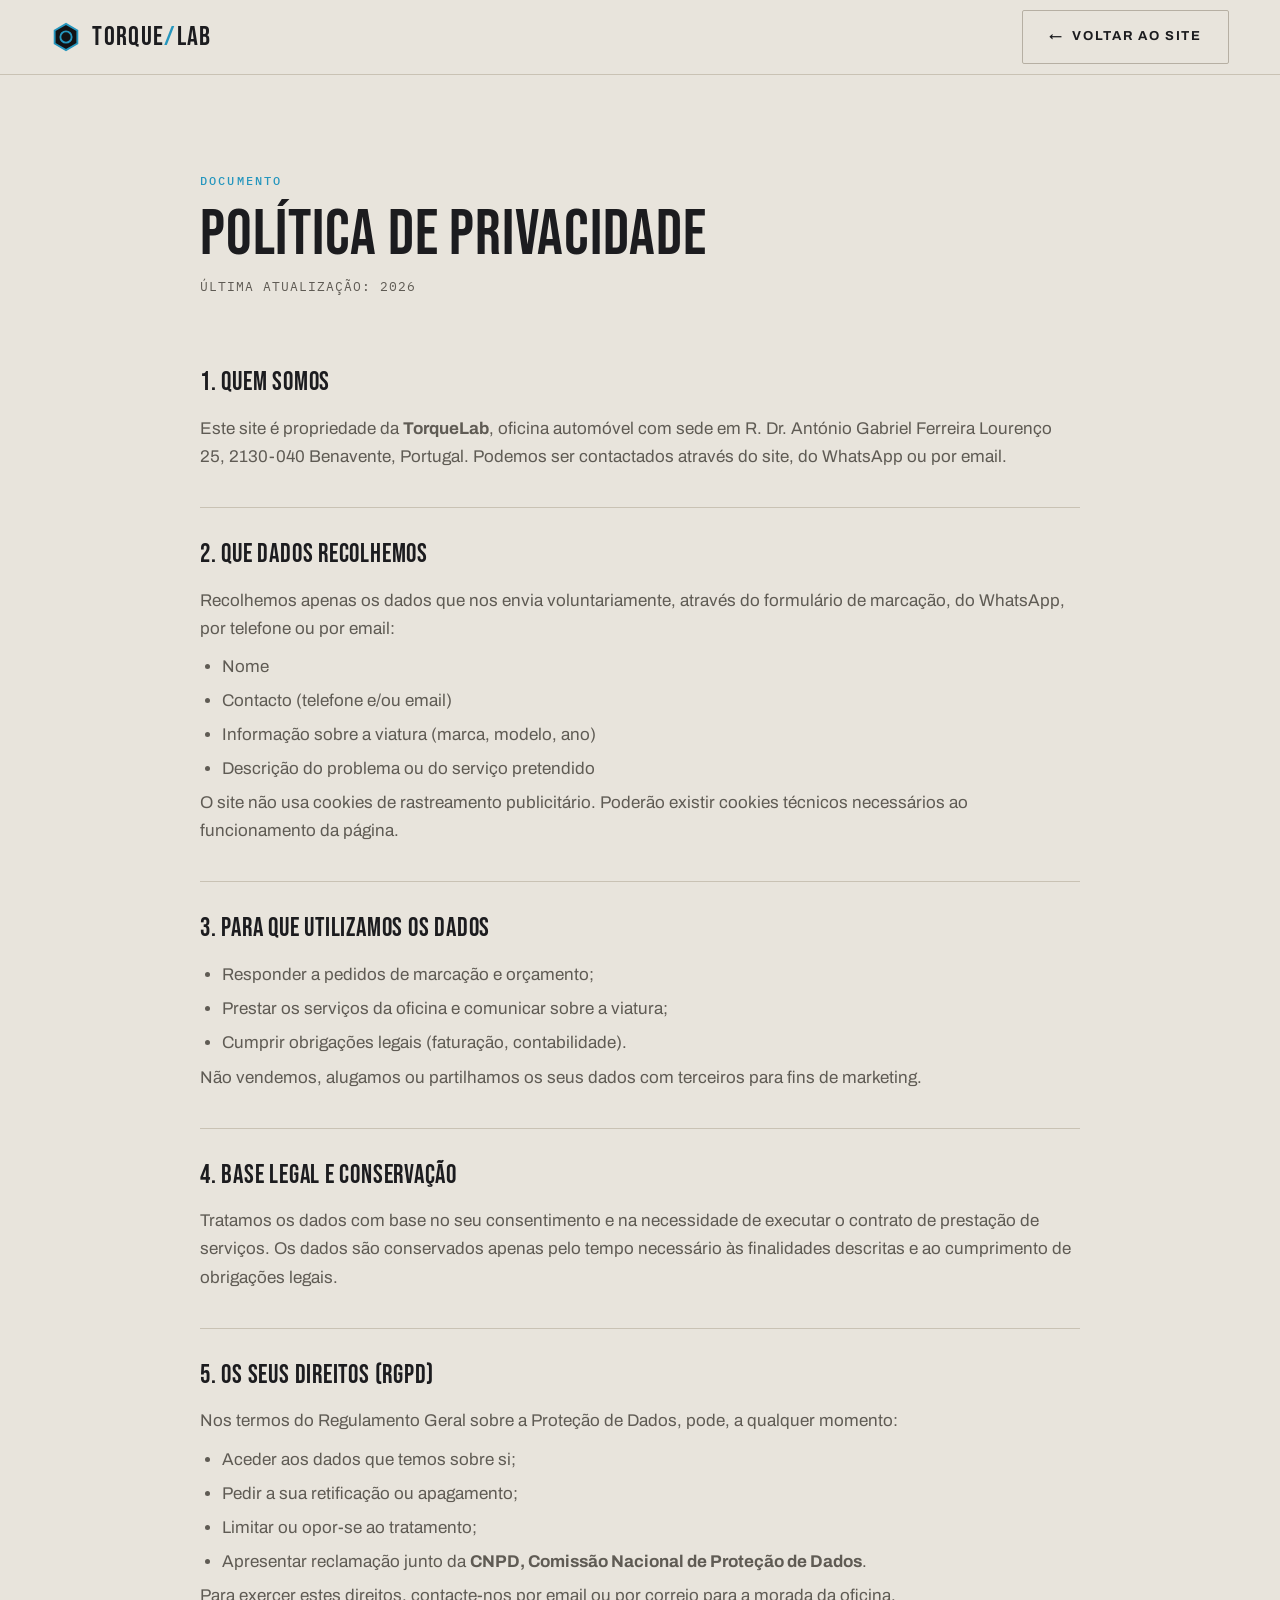
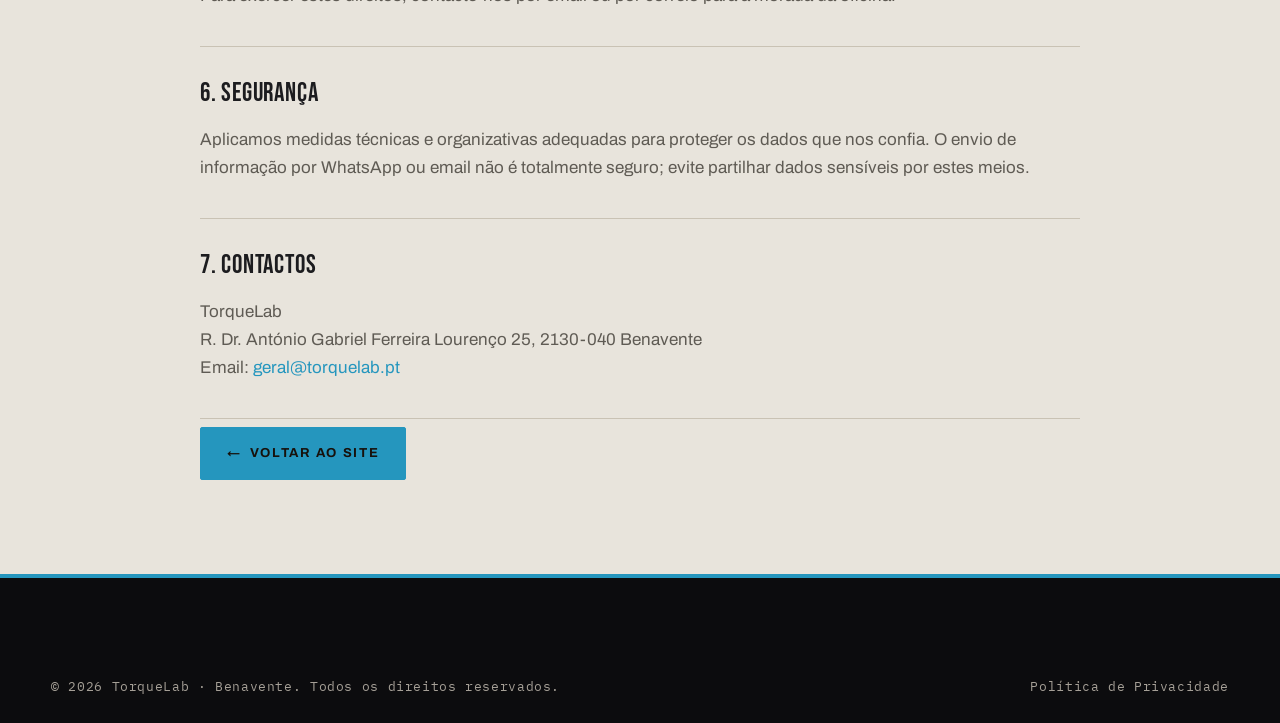
<file: privacidade.html>
<!DOCTYPE html>
<html lang="pt-PT">
<head>
  <meta charset="UTF-8">
  <meta name="viewport" content="width=device-width, initial-scale=1.0">
  <title>Política de Privacidade, TorqueLab</title>
  <meta name="description" content="Política de Privacidade da TorqueLab, como tratamos os dados pessoais que nos confia através do site, formulários e WhatsApp.">
  <meta name="robots" content="noindex">
  <link rel="icon" href="data:image/svg+xml,%3Csvg%20xmlns='http://www.w3.org/2000/svg'%20viewBox='0%200%2032%2032'%3E%3Cpath%20d='M16%202l12.1%207v14L16%2030%203.9%2023V9L16%202z'%20fill='%23121214'%20stroke='%232596be'%20stroke-width='2'/%3E%3Ccircle%20cx='16'%20cy='16'%20r='6'%20fill='none'%20stroke='%232596be'%20stroke-width='2'/%3E%3C/svg%3E">
  <link rel="preconnect" href="https://fonts.googleapis.com">
  <link rel="preconnect" href="https://fonts.gstatic.com" crossorigin>
  <link href="https://fonts.googleapis.com/css2?family=Bebas+Neue&family=IBM+Plex+Mono:wght@400;500&family=Archivo:wght@400;500;600;700&display=swap" rel="stylesheet">
  <link rel="stylesheet" href="assets/css/styles.css">
</head>
<body class="page">
  <header class="site-header">
    <div class="container site-header__inner">
      <a class="brand" href="index.html">
        <svg class="brand__mark" width="30" height="30" viewBox="0 0 32 32" aria-hidden="true">
          <path d="M16 2l12.1 7v14L16 30 3.9 23V9L16 2z" fill="#121214" stroke="#2596be" stroke-width="2"></path>
          <circle cx="16" cy="16" r="6" fill="none" stroke="#2596be" stroke-width="2"></circle>
        </svg>
        <span class="brand__text">TORQUE<span>/</span>LAB</span>
      </a>
      <a class="btn btn--ghost_dark" href="index.html"><span aria-hidden="true">←</span> Voltar ao site</a>
    </div>
  </header>

  <main class="page-main">
    <div class="container container--narrow">
      <p class="kicker">Documento</p>
      <h1 class="page-title">Política de Privacidade</h1>
      <p class="page-update">Última atualização: 2026</p>

      <section class="page-block">
        <h2>1. Quem somos</h2>
        <p>Este site é propriedade da <strong>TorqueLab</strong>, oficina automóvel com sede em R. Dr. António Gabriel Ferreira Lourenço 25, 2130-040 Benavente, Portugal. Podemos ser contactados através do site, do WhatsApp ou por email.</p>
      </section>

      <section class="page-block">
        <h2>2. Que dados recolhemos</h2>
        <p>Recolhemos apenas os dados que nos envia voluntariamente, através do formulário de marcação, do WhatsApp, por telefone ou por email:</p>
        <ul>
          <li>Nome</li>
          <li>Contacto (telefone e/ou email)</li>
          <li>Informação sobre a viatura (marca, modelo, ano)</li>
          <li>Descrição do problema ou do serviço pretendido</li>
        </ul>
        <p>O site não usa cookies de rastreamento publicitário. Poderão existir cookies técnicos necessários ao funcionamento da página.</p>
      </section>

      <section class="page-block">
        <h2>3. Para que utilizamos os dados</h2>
        <ul>
          <li>Responder a pedidos de marcação e orçamento;</li>
          <li>Prestar os serviços da oficina e comunicar sobre a viatura;</li>
          <li>Cumprir obrigações legais (faturação, contabilidade).</li>
        </ul>
        <p>Não vendemos, alugamos ou partilhamos os seus dados com terceiros para fins de marketing.</p>
      </section>

      <section class="page-block">
        <h2>4. Base legal e conservação</h2>
        <p>Tratamos os dados com base no seu consentimento e na necessidade de executar o contrato de prestação de serviços. Os dados são conservados apenas pelo tempo necessário às finalidades descritas e ao cumprimento de obrigações legais.</p>
      </section>

      <section class="page-block">
        <h2>5. Os seus direitos (RGPD)</h2>
        <p>Nos termos do Regulamento Geral sobre a Proteção de Dados, pode, a qualquer momento:</p>
        <ul>
          <li>Aceder aos dados que temos sobre si;</li>
          <li>Pedir a sua retificação ou apagamento;</li>
          <li>Limitar ou opor-se ao tratamento;</li>
          <li>Apresentar reclamação junto da <strong>CNPD, Comissão Nacional de Proteção de Dados</strong>.</li>
        </ul>
        <p>Para exercer estes direitos, contacte-nos por email ou por correio para a morada da oficina.</p>
      </section>

      <section class="page-block">
        <h2>6. Segurança</h2>
        <p>Aplicamos medidas técnicas e organizativas adequadas para proteger os dados que nos confia. O envio de informação por WhatsApp ou email não é totalmente seguro; evite partilhar dados sensíveis por estes meios.</p>
      </section>

      <section class="page-block">
        <h2>7. Contactos</h2>
        <p>TorqueLab<br>R. Dr. António Gabriel Ferreira Lourenço 25, 2130-040 Benavente<br>Email: <a class="link" href="mailto:geral@torquelab.pt">geral@torquelab.pt</a></p>
      </section>

      <p><a class="btn btn--solid" href="index.html#contacto"><span aria-hidden="true">←</span> Voltar ao site</a></p>
    </div>
  </main>

  <footer class="site-footer">
    <div class="container">
      <div class="site-footer__bottom">
        <p>© <span data-year>2026</span> TorqueLab · Benavente. Todos os direitos reservados.</p>
        <p><a href="privacidade.html">Política de Privacidade</a></p>
      </div>
    </div>
  </footer>

  <script src="assets/js/main.js"></script>
</body>
</html>
</file>
<file: assets/css/styles.css>
/* ------------------------------------------------------------------ *
   TorqueLab, design industrial / laboratório
   Paleta: grafite + preto fosco + aço escovado + laranja-queimado
   Tipografia: Bebas Neue (display) / Archivo (corpo) / IBM Plex Mono (técnica)
 * ------------------------------------------------------------------ */

:root {
  --ink: #121214;
  --graphite: #1a1a1d;
  --panel: #232327;
  --steel: #35353b;
  --steel-2: #44444c;

  --paper: #e8e4dc;
  --paper-2: #dcd7cc;

  --txt: #ede9e1;
  --muted: #a6a097;

  --txt-dark: #1c1c1f;
  --muted-dark: #5f5b54;

  --orange: #2596be;
  --orange-2: #2596be;

  --f-display: 'Bebas Neue', 'Arial Narrow', sans-serif;
  --f-body: 'Archivo', 'Helvetica Neue', sans-serif;
  --f-mono: 'IBM Plex Mono', 'Courier New', monospace;

  --wrap: 1180px;
  --header-h: 74px;
}

* { box-sizing: border-box; }

html {
  scroll-behavior: smooth;
  scroll-padding-top: 110px;
  -webkit-text-size-adjust: 100%;
  overflow-x: clip;
}

body {
  margin: 0;
  font-family: var(--f-body);
  font-size: 17px;
  line-height: 1.65;
  color: var(--txt);
  background: var(--ink);
  -webkit-font-smoothing: antialiased;
  overflow-x: clip;
}

img { max-width: 100%; display: block; height: auto; }
a { color: inherit; }
ul, ol { margin: 0; padding: 0; list-style: none; }
h1, h2, h3 { margin: 0; font-weight: 400; }
p { margin: 0 0 1em; }

::selection { background: var(--orange); color: #fff; }

:focus-visible {
  outline: 2px solid var(--orange);
  outline-offset: 3px;
}

.container {
  width: min(var(--wrap), 92%);
  margin-inline: auto;
}
.container--narrow { width: min(880px, 92%); }

/* ------------------------------------------------------------------ */

.kicker {
  font-family: var(--f-mono);
  font-size: 12px;
  font-weight: 500;
  letter-spacing: .18em;
  text-transform: uppercase;
  color: var(--orange);
  margin: 0 0 14px;
}

.section {
  padding: clamp(70px, 9vw, 120px) 0;
  border-top: 1px solid var(--steel);
}
.section--light {
  background: var(--paper);
  color: var(--txt-dark);
  border-top: none;
}
.section--light .kicker { color: var(--orange); }
.section--dark { background: var(--graphite); }
.section--contact {
  background: var(--ink);
  padding-bottom: clamp(50px, 7vw, 80px);
}

.section__head { margin-bottom: clamp(38px, 5vw, 64px); max-width: 780px; }
.section__head--split {
  display: grid;
  grid-template-columns: minmax(0, 1.15fr) minmax(0, 1fr);
  gap: 40px;
  align-items: end;
  max-width: none;
}
.section__title {
  font-family: var(--f-display);
  font-size: clamp(38px, 5.4vw, 66px);
  line-height: .95;
  letter-spacing: .012em;
  text-transform: uppercase;
}
.section--light .section__title { color: var(--txt-dark); }
.section__sub { color: var(--muted); margin: 0; font-size: 16.5px; }
.section--light .section__sub { color: var(--muted-dark); }

.link {
  color: var(--orange);
  text-decoration: none;
  border-bottom: 1px solid transparent;
  transition: border-color .18s, color .18s;
}
.link:hover { border-color: var(--orange); }

.btn {
  display: inline-flex;
  align-items: center;
  justify-content: center;
  gap: 8px;
  font-family: var(--f-body);
  font-size: 13px;
  font-weight: 700;
  letter-spacing: .13em;
  text-transform: uppercase;
  text-decoration: none;
  padding: 15px 26px;
  border: 1px solid transparent;
  border-radius: 2px;
  cursor: pointer;
  transition: background-color .18s, color .18s, border-color .18s, transform .18s;
}
.btn--solid { background: var(--orange); color: #17110c; border-color: var(--orange); }
.btn--solid:hover { background: var(--orange-2); border-color: var(--orange-2); transform: translateY(-1px); }
.btn--ghost {
  background: transparent;
  color: var(--txt);
  border-color: var(--steel-2);
}
.btn--ghost:hover { border-color: var(--orange); color: var(--orange); }
.btn--ghost_dark { color: var(--txt-dark); border-color: #b6afa3; }
.btn--ghost_dark:hover { border-color: var(--orange); color: var(--orange); }

/* ------------------------------ topbar ---------------------------- */

.topbar {
  background: var(--orange);
  color: #17110c;
  font-family: var(--f-mono);
  font-size: 11.5px;
  letter-spacing: .1em;
  text-transform: uppercase;
}
.topbar__inner {
  display: flex;
  justify-content: space-between;
  align-items: center;
  gap: 18px;
  padding: 7px 0;
}
.topbar a { text-decoration: none; }
.topbar a:hover { text-decoration: underline; }

/* ------------------------------ header ---------------------------- */

.site-header {
  position: sticky;
  top: 0;
  z-index: 80;
  background: rgba(18, 18, 20, .97);
  border-bottom: 1px solid var(--steel);
  transition: box-shadow .2s;
}
.site-header.is-scrolled { box-shadow: 0 10px 30px rgba(0, 0, 0, .45); }
.site-header__inner {
  display: flex;
  align-items: center;
  justify-content: space-between;
  gap: 24px;
  min-height: var(--header-h);
}

.brand {
  display: inline-flex;
  align-items: center;
  gap: 11px;
  text-decoration: none;
}
.brand__text {
  font-family: var(--f-display);
  font-size: 27px;
  letter-spacing: .05em;
  color: var(--txt);
  line-height: 1;
}
.brand__text span { color: var(--orange); }

.nav { display: flex; align-items: center; gap: 26px; }
.nav-close { display: none; }
.nav__list { display: flex; gap: 26px; }
.nav__item--menuonly { display: none; }
.nav__list a {
  font-family: var(--f-mono);
  font-size: 12.5px;
  letter-spacing: .1em;
  text-transform: uppercase;
  text-decoration: none;
  color: var(--muted);
  padding: 6px 0;
  border-bottom: 2px solid transparent;
  transition: color .18s, border-color .18s;
}
.nav__list a:hover { color: var(--txt); border-color: var(--orange); }
.nav__cta { padding: 12px 20px; font-size: 12px; }
.nav__phone {
  display: inline-flex;
  align-items: center;
  gap: 8px;
  font-family: var(--f-mono);
  font-size: 13.5px;
  color: var(--txt);
  text-decoration: none;
  letter-spacing: .04em;
}
.nav__phone:hover { color: var(--orange); }

.nav-toggle {
  display: none;
  flex-direction: column;
  justify-content: center;
  gap: 5px;
  width: 46px;
  height: 40px;
  padding: 8px;
  background: transparent;
  border: 1px solid var(--steel-2);
  border-radius: 2px;
  cursor: pointer;
}
.nav-toggle span {
  display: block;
  height: 2px;
  background: var(--txt);
  transition: transform .2s, opacity .2s;
}
.nav-toggle[aria-expanded="true"] span:nth-child(1) { transform: translateY(7px) rotate(45deg); }
.nav-toggle[aria-expanded="true"] span:nth-child(2) { opacity: 0; }
.nav-toggle[aria-expanded="true"] span:nth-child(3) { transform: translateY(-7px) rotate(-45deg); }

/* ------------------------------- hero ----------------------------- */

.hero {
  position: relative;
  overflow: hidden;
  background-color: var(--ink);
  background-image:
    radial-gradient(circle at 78% 18%, rgba(37, 150, 190, .28), transparent 42%),
    linear-gradient(rgba(18, 18, 20, .93), rgba(18, 18, 20, .84)),
    url("https://images.unsplash.com/photo-1486262715619-67b85e0b08d3?auto=format&fit=crop&w=1920&q=80");
  background-size: cover;
  background-position: center;
}
.hero::before {
  content: "";
  position: absolute;
  inset: 0;
  background-image:
    linear-gradient(rgba(255, 255, 255, .035) 1px, transparent 1px),
    linear-gradient(90deg, rgba(255, 255, 255, .035) 1px, transparent 1px);
  background-size: 56px 56px;
  pointer-events: none;
}
.hero__grid {
  position: relative;
  display: grid;
  grid-template-columns: minmax(0, 1.25fr) minmax(0, .85fr);
  gap: clamp(32px, 5vw, 64px);
  align-items: end;
  padding: clamp(64px, 9vw, 110px) 0 clamp(58px, 8vw, 96px);
}
.hero__title {
  font-family: var(--f-display);
  font-size: clamp(54px, 8.2vw, 104px);
  line-height: .9;
  letter-spacing: .01em;
  text-transform: uppercase;
  margin-bottom: 22px;
}
.hero__title span { color: var(--orange); }
.hero__lead {
  font-size: clamp(16.5px, 1.35vw, 19px);
  max-width: 56ch;
  color: #d6d1c8;
  margin-bottom: 30px;
}
.hero__actions { display: flex; flex-wrap: wrap; gap: 14px; margin-bottom: 26px; }
.hero__note {
  font-family: var(--f-mono);
  font-size: 12.5px;
  letter-spacing: .06em;
  color: var(--muted);
  margin: 0;
  padding-top: 18px;
  border-top: 1px solid var(--steel-2);
}

.spec-card {
  background: rgba(12, 12, 14, .82);
  border: 1px solid var(--steel-2);
  padding: 24px 24px 18px;
}
.spec-card__title {
  font-family: var(--f-mono);
  font-size: 11.5px;
  letter-spacing: .2em;
  text-transform: uppercase;
  color: var(--orange);
  margin: 0 0 16px;
  padding-bottom: 12px;
  border-bottom: 1px solid var(--steel-2);
}
.spec-card__rows { margin: 0; }
.spec-card__row {
  display: grid;
  grid-template-columns: 118px 1fr;
  gap: 12px;
  padding: 9px 0;
  border-bottom: 1px dashed #3a3a41;
}
.spec-card__row dt {
  font-family: var(--f-mono);
  font-size: 11.5px;
  letter-spacing: .1em;
  text-transform: uppercase;
  color: var(--muted);
}
.spec-card__row dd { margin: 0; font-size: 14.5px; color: var(--txt); }
.spec-card__link {
  display: block;
  margin-top: 16px;
  font-family: var(--f-mono);
  font-size: 13px;
  color: var(--orange);
  text-decoration: none;
  letter-spacing: .06em;
}
.spec-card__link:hover { text-decoration: underline; }

.hazard {
  height: 14px;
  background-image: repeating-linear-gradient(
    -45deg,
    var(--orange) 0 14px,
    var(--ink) 14px 28px
  );
}

/* ------------------------------ sobre ----------------------------- */

.about {
  display: grid;
  grid-template-columns: minmax(0, .95fr) minmax(0, 1.05fr);
  gap: clamp(32px, 5vw, 64px);
  align-items: start;
}
.about__media { position: relative; }
.about__img {
  margin: 0;
  border: 1px solid #c9c2b4;
  background: var(--paper-2);
}
.about__img img { filter: grayscale(.15) contrast(1.05); }
.about__note {
  position: absolute;
  left: -14px;
  bottom: -22px;
  width: min(320px, 88%);
  background: var(--ink);
  color: var(--txt);
  border-left: 4px solid var(--orange);
  padding: 14px 16px;
}
.about__note p {
  font-family: var(--f-mono);
  font-size: 11.5px;
  letter-spacing: .1em;
  text-transform: uppercase;
  margin: 0 0 5px;
  color: var(--muted);
}
.about__note p:first-child { color: var(--orange); margin-bottom: 7px; }

.about__lead {
  font-size: clamp(18px, 1.7vw, 21px);
  line-height: 1.5;
  font-weight: 500;
  color: var(--txt-dark);
}
.about__text > p { color: var(--muted-dark); }
.about__text strong { color: var(--txt-dark); font-weight: 700; }

.about__rows { margin-top: 28px; border-top: 2px solid var(--txt-dark); }
.about__rows li {
  padding: 16px 0;
  border-bottom: 1px solid #c9c2b4;
}
.about__rows p { margin: 0; font-size: 15.5px; color: var(--muted-dark); }
.about__rows-label {
  font-family: var(--f-mono);
  font-size: 12.5px !important;
  letter-spacing: .12em;
  text-transform: uppercase;
  color: var(--orange) !important;
  margin-bottom: 4px !important;
}

.stats {
  display: grid;
  grid-template-columns: repeat(4, 1fr);
  gap: 20px;
  margin-top: clamp(56px, 7vw, 84px);
  border-top: 2px solid var(--txt-dark);
  padding-top: 26px;
}
.stat__num {
  font-family: var(--f-display);
  font-size: clamp(44px, 5vw, 62px);
  line-height: 1;
  color: var(--txt-dark);
  margin: 0 0 6px;
}
.stat__label {
  font-family: var(--f-mono);
  font-size: 12px;
  letter-spacing: .1em;
  text-transform: uppercase;
  color: var(--muted-dark);
  margin: 0;
}

/* ---------------------------- serviços ---------------------------- */

.services-layout {
  display: grid;
  grid-template-columns: 250px minmax(0, 1fr);
  gap: clamp(28px, 4vw, 56px);
  align-items: start;
}
.services-index {
  position: sticky;
  top: calc(var(--header-h) + 24px);
  background: var(--panel);
  border: 1px solid var(--steel-2);
  padding: 20px 18px;
}
.services-index__label {
  font-family: var(--f-mono);
  font-size: 11px;
  letter-spacing: .2em;
  text-transform: uppercase;
  color: var(--orange);
  margin: 0 0 14px;
  padding-bottom: 10px;
  border-bottom: 1px solid var(--steel-2);
}
.services-index nav { display: flex; flex-direction: column; gap: 4px; }
.services-index a {
  display: flex;
  gap: 12px;
  padding: 9px 6px;
  font-family: var(--f-mono);
  font-size: 13px;
  color: var(--muted);
  text-decoration: none;
  border-left: 2px solid transparent;
  transition: color .15s, border-color .15s, background-color .15s;
}
.services-index a span { font-family: var(--f-body); font-size: 14.5px; }
.services-index a:hover {
  color: var(--txt);
  border-color: var(--orange);
  background: rgba(37, 150, 190, .08);
}

.serv-cat {
  scroll-margin-top: calc(var(--header-h) + 18px);
  margin-bottom: clamp(38px, 5vw, 58px);
}
.serv-cat:last-child { margin-bottom: 0; }
.serv-cat__head {
  display: grid;
  grid-template-columns: 76px minmax(0, 1fr) auto;
  gap: 20px;
  align-items: start;
  padding-bottom: 18px;
  margin-bottom: 4px;
  border-bottom: 2px solid var(--orange);
}
.serv-cat__num {
  font-family: var(--f-display);
  font-size: 56px;
  line-height: .85;
  color: var(--orange);
  margin: 0;
}
.serv-cat__head h3 {
  font-family: var(--f-display);
  font-size: clamp(26px, 3vw, 34px);
  letter-spacing: .03em;
  text-transform: uppercase;
  color: var(--txt);
  margin-bottom: 6px;
}
.serv-cat__head p:not(.serv-cat__num):not(.serv-cat__count) {
  margin: 0;
  color: var(--muted);
  font-size: 15.5px;
  max-width: 58ch;
}
.serv-cat__count {
  font-family: var(--f-mono);
  font-size: 12px;
  letter-spacing: .1em;
  text-transform: uppercase;
  color: var(--muted);
  margin: 6px 0 0;
}

.serv-row {
  display: flex;
  align-items: center;
  justify-content: space-between;
  gap: 28px;
  padding: 17px 12px;
  border-bottom: 1px solid var(--steel);
  transition: background-color .15s;
}
.serv-row:hover { background: rgba(255, 255, 255, .03); }
.serv-row__name {
  font-family: var(--f-body);
  font-size: 16.5px;
  font-weight: 600;
  letter-spacing: .02em;
  margin: 0 0 3px;
  color: var(--txt);
}
.serv-row__desc {
  margin: 0;
  font-size: 15px;
  color: var(--muted);
  max-width: 74ch;
}
.serv-cat__foot { padding-top: 16px; }

/* ------------------------------ método ---------------------------- */

#metodo .container { position: relative; }
#metodo {
  background-image:
    linear-gradient(rgba(28, 28, 31, .05) 1px, transparent 1px),
    linear-gradient(90deg, rgba(28, 28, 31, .05) 1px, transparent 1px);
  background-size: 44px 44px;
}

.method {
  display: grid;
  grid-template-columns: minmax(0, 1.15fr) minmax(0, .85fr);
  gap: clamp(32px, 5vw, 64px);
  align-items: start;
}

.steps { border-left: 2px solid var(--txt-dark); }
.step {
  position: relative;
  display: grid;
  grid-template-columns: 86px minmax(0, 1fr);
  gap: 22px;
  padding: 0 0 34px 30px;
  margin-left: -2px;
  border-left: 2px solid transparent;
}
.step:last-child { padding-bottom: 0; }
.step__num {
  font-family: var(--f-display);
  font-size: 54px;
  line-height: .85;
  color: var(--orange);
}
.step__body {
  background: rgba(255, 255, 255, .55);
  border: 1px solid #c9c2b4;
  border-top: 3px solid var(--txt-dark);
  padding: 20px 22px;
}
.step__body h3 {
  font-family: var(--f-display);
  font-size: 30px;
  letter-spacing: .04em;
  text-transform: uppercase;
  color: var(--txt-dark);
  margin-bottom: 6px;
}
.step__body p { color: var(--muted-dark); font-size: 15.5px; margin-bottom: 10px; }
.step__meta {
  font-family: var(--f-mono);
  font-size: 11.5px;
  letter-spacing: .1em;
  text-transform: uppercase;
  color: var(--orange);
  margin: 0 !important;
  padding-top: 10px;
  border-top: 1px dashed #b9b2a6;
}

.method-side { display: flex; flex-direction: column; gap: 22px; position: sticky; top: calc(var(--header-h) + 24px); }
.method-side__panel {
  background: var(--ink);
  color: var(--txt);
  border-left: 5px solid var(--orange);
  padding: 26px 26px 22px;
}
.method-side__panel--alt { background: var(--panel); border-left-color: var(--txt-dark); }
.method-side__big {
  font-family: var(--f-display);
  font-size: clamp(26px, 2.4vw, 34px);
  line-height: 1.05;
  letter-spacing: .02em;
  text-transform: uppercase;
  margin: 0 0 12px;
}
.method-side__panel > p:last-child { color: var(--muted); font-size: 15px; margin: 0; }

/* ----------------------------- galeria ---------------------------- */

.gallery {
  display: grid;
  grid-template-columns: repeat(12, 1fr);
  grid-auto-rows: 230px;
  gap: 14px;
}
.gallery__item {
  position: relative;
  margin: 0;
  overflow: hidden;
  background: var(--panel);
  border: 1px solid var(--steel-2);
}
.gallery__item img {
  width: 100%;
  height: 100%;
  object-fit: cover;
  filter: grayscale(.25) contrast(1.04);
  transition: filter .3s, transform .4s;
}
.gallery__item:hover img { filter: grayscale(0); transform: scale(1.03); }
.gallery__item figcaption {
  position: absolute;
  left: 0;
  right: 0;
  bottom: 0;
  padding: 26px 16px 13px;
  background: linear-gradient(transparent, rgba(10, 10, 12, .92));
  font-family: var(--f-mono);
  font-size: 12.5px;
  letter-spacing: .04em;
  color: var(--txt);
}
.gallery__item figcaption span {
  display: block;
  color: var(--orange);
  letter-spacing: .16em;
  text-transform: uppercase;
  font-size: 11px;
  margin-bottom: 3px;
}
.g1 { grid-column: span 7; grid-row: span 2; }
.g2 { grid-column: span 5; grid-row: span 1; }
.g3 { grid-column: span 5; grid-row: span 1; }
.g4 { grid-column: span 7; grid-row: span 1; }
.g5 { grid-column: span 5; grid-row: span 1; }

/* --------------------------- testemunhos -------------------------- */

.testimonials {
  display: grid;
  grid-template-columns: minmax(0, 1.3fr) minmax(0, .7fr);
  gap: clamp(28px, 4vw, 52px);
  align-items: start;
}
.testimonials__list { border-top: 2px solid var(--txt-dark); }
.review {
  margin: 0;
  padding: 26px 0;
  border-bottom: 1px solid #c9c2b4;
  border-left: 4px solid var(--orange);
  padding-left: 24px;
}
.review p {
  font-size: clamp(17px, 1.6vw, 19.5px);
  line-height: 1.55;
  color: var(--txt-dark);
  margin-bottom: 14px;
}
.review footer {
  font-family: var(--f-mono);
  font-size: 12.5px;
  letter-spacing: .08em;
  text-transform: uppercase;
  color: var(--muted-dark);
}
.review footer span {
  display: block;
  color: var(--orange);
  margin-bottom: 2px;
  letter-spacing: .12em;
}
.review--wide p { font-size: clamp(19px, 1.9vw, 23px); }

.testimonials__side { display: flex; flex-direction: column; gap: 18px; }
.rating-card {
  background: var(--ink);
  color: var(--txt);
  padding: 26px 24px;
  border: 1px solid var(--steel-2);
}
.rating-card__stars {
  color: var(--orange);
  letter-spacing: .16em;
  font-size: 20px;
  margin: 0 0 6px;
}
.rating-card__score {
  font-family: var(--f-display);
  font-size: 46px;
  line-height: 1;
  letter-spacing: .02em;
  text-transform: uppercase;
  margin: 0 0 12px;
}
.rating-card__score::before {
  content: attr(data-value) " ";
  color: var(--orange);
}
.rating-card--insta .rating-card__score { color: var(--orange); font-size: 34px; }
.rating-card--insta .rating-card__score::before { content: none; }
.rating-card__text { color: var(--muted); font-size: 15px; margin-bottom: 18px; }
.rating-card .btn { width: 100%; font-size: 12px; padding: 14px 16px; }
.rating-card--insta { background: var(--panel); }

/* -------------------------------- faq ----------------------------- */

.faq { border-top: 2px solid var(--orange); }
.faq__item { border-bottom: 1px solid var(--steel-2); }
.faq__item summary {
  display: flex;
  align-items: center;
  justify-content: space-between;
  gap: 20px;
  padding: 22px 4px;
  cursor: pointer;
  list-style: none;
  font-family: var(--f-display);
  font-size: clamp(21px, 2.4vw, 27px);
  letter-spacing: .03em;
  text-transform: uppercase;
  color: var(--txt);
  transition: color .15s;
}
.faq__item summary::-webkit-details-marker { display: none; }
.faq__item summary:hover { color: var(--orange); }
.faq__mark {
  position: relative;
  flex-shrink: 0;
  width: 26px;
  height: 26px;
  border: 1px solid var(--steel-2);
}
.faq__mark::before,
.faq__mark::after {
  content: "";
  position: absolute;
  inset: 50% 6px auto 6px;
  height: 2px;
  background: var(--orange);
  transform: translateY(-50%);
  transition: transform .2s;
}
.faq__mark::after { transform: translateY(-50%) rotate(90deg); }
.faq__item[open] .faq__mark::after { transform: translateY(-50%) rotate(0); }
.faq__body { padding: 0 4px 24px; max-width: 74ch; }
.faq__body p { color: var(--muted); margin: 0; }

/* ----------------------------- contacto --------------------------- */

.contact {
  display: grid;
  grid-template-columns: minmax(0, 1.1fr) minmax(0, .9fr);
  gap: clamp(28px, 4vw, 48px);
  align-items: start;
}

.worksheet {
  background: var(--graphite);
  border: 1px solid var(--steel-2);
  border-top: 4px solid var(--orange);
  padding: clamp(24px, 3vw, 36px);
}
.worksheet__title {
  font-family: var(--f-display);
  font-size: 32px;
  letter-spacing: .05em;
  text-transform: uppercase;
  color: var(--txt);
  margin: 0 0 22px;
  padding-bottom: 14px;
  border-bottom: 1px solid var(--steel-2);
}
.worksheet__grid {
  display: grid;
  grid-template-columns: 1fr 1fr;
  gap: 16px;
}
.field { display: flex; flex-direction: column; gap: 7px; min-width: 0; }
.field--full { grid-column: 1 / -1; }
.field label {
  font-family: var(--f-mono);
  font-size: 11.5px;
  letter-spacing: .13em;
  text-transform: uppercase;
  color: var(--muted);
}
.field label span { color: var(--steel-2); text-transform: none; letter-spacing: .04em; }
.field input,
.field select,
.field textarea {
  font-family: var(--f-body);
  font-size: 16px;
  color: var(--txt);
  background: var(--ink);
  border: 1px solid var(--steel-2);
  border-radius: 2px;
  padding: 13px 14px;
  width: 100%;
  min-width: 0;
  -webkit-appearance: none;
  appearance: none;
  transition: border-color .15s, background-color .15s;
}
.field input::placeholder,
.field textarea::placeholder { color: #6e6a63; }
.field input:focus,
.field select:focus,
.field textarea:focus {
  outline: none;
  border-color: var(--orange);
  background: #0d0d0f;
}
.field select { appearance: none; -webkit-appearance: none; padding-right: 40px; background-image: linear-gradient(45deg, transparent 50%, var(--orange) 50%), linear-gradient(135deg, var(--orange) 50%, transparent 50%); background-position: calc(100% - 20px) calc(50% - 3px), calc(100% - 14px) calc(50% - 3px); background-size: 6px 6px, 6px 6px; background-repeat: no-repeat; }
.field select optgroup { background: var(--ink); color: var(--txt); font-style: normal; }
.field textarea { resize: vertical; min-height: 110px; }

.worksheet__foot { margin-top: 22px; display: flex; flex-direction: column; gap: 12px; align-items: flex-start; }
.worksheet__note {
  font-family: var(--f-mono);
  font-size: 12.5px;
  color: var(--muted);
  margin: 0;
  letter-spacing: .03em;
}
.worksheet__note.is-ok { color: var(--orange); }

.contact-info { display: flex; flex-direction: column; gap: 20px; }
.contact-info__block {
  background: var(--graphite);
  border: 1px solid var(--steel-2);
  border-left: 4px solid var(--orange);
  padding: 22px 24px;
}
.contact-info__label {
  font-family: var(--f-mono);
  font-size: 11.5px;
  letter-spacing: .2em;
  text-transform: uppercase;
  color: var(--orange);
  margin: 0 0 10px;
}
.contact-info__block p { color: var(--txt); font-size: 16px; margin-bottom: 8px; }
.contact-info__block p:last-child { margin-bottom: 0; }

.hours { width: 100%; border-collapse: collapse; font-size: 15.5px; }
.hours td { padding: 8px 0; border-bottom: 1px dashed #3a3a41; color: var(--txt); }
.hours tr:last-child td { border-bottom: none; }
.hours td:last-child { text-align: right; font-family: var(--f-mono); color: var(--orange); font-size: 14.5px; }

.map {
  margin-top: clamp(28px, 4vw, 44px);
  border: 1px solid var(--steel-2);
  filter: grayscale(1) contrast(1.05);
  transition: filter .3s;
}
.map:hover { filter: grayscale(0); }
.map iframe { display: block; }

/* ------------------------------ footer ---------------------------- */

.site-footer {
  background: #0c0c0e;
  border-top: 4px solid var(--orange);
  padding: clamp(52px, 7vw, 76px) 0 26px;
  font-size: 15.5px;
}
.site-footer__grid {
  display: grid;
  grid-template-columns: minmax(0, 1.3fr) repeat(3, minmax(0, 1fr));
  gap: clamp(28px, 4vw, 48px);
  padding-bottom: 40px;
  border-bottom: 1px solid var(--steel);
}
.site-footer__tagline { color: var(--muted); max-width: 34ch; margin-top: 16px; }
.site-footer__title {
  font-family: var(--f-mono);
  font-size: 11.5px;
  letter-spacing: .2em;
  text-transform: uppercase;
  color: var(--orange);
  margin: 0 0 14px;
}
.site-footer__col ul { display: flex; flex-direction: column; gap: 8px; }
.site-footer__col a {
  color: var(--muted);
  text-decoration: none;
  transition: color .15s;
}
.site-footer__col a:hover { color: var(--orange); }
.site-footer__col p { color: var(--muted); }
.site-footer__social a {
  display: inline-flex;
  align-items: center;
  gap: 9px;
  font-family: var(--f-mono);
  font-size: 13.5px;
  color: var(--txt);
}
.site-footer__bottom {
  display: flex;
  justify-content: space-between;
  gap: 18px;
  flex-wrap: wrap;
  padding-top: 22px;
  font-family: var(--f-mono);
  font-size: 12.5px;
  letter-spacing: .05em;
  color: var(--muted);
}
.site-footer__bottom p { margin: 0; }
.site-footer__bottom a { color: var(--muted); text-decoration: none; }
.site-footer__bottom a:hover { color: var(--orange); }

/* --------------------------- whatsapp fab ------------------------- */

.wa-fab {
  position: fixed;
  right: 20px;
  bottom: 20px;
  z-index: 90;
  display: inline-flex;
  align-items: center;
  gap: 10px;
  background: var(--orange);
  color: #17110c;
  border: 2px solid #17110c;
  border-radius: 999px;
  padding: 13px 20px 13px 15px;
  text-decoration: none;
  box-shadow: 0 12px 34px rgba(0, 0, 0, .5);
  transition: background-color .18s, transform .18s;
}
.wa-fab:hover { background: var(--orange-2); transform: translateY(-2px); }
.wa-fab__label {
  font-family: var(--f-body);
  font-size: 13px;
  font-weight: 700;
  letter-spacing: .1em;
  text-transform: uppercase;
}
.wa-fab__pulse { display: none; }

/* ---------------------------- página privada ---------------------- */

.page { background: var(--paper); }
.page .site-header { background: rgba(232, 228, 220, .92); border-bottom-color: #c9c2b4; }
.page .brand__text { color: var(--txt-dark); }
.page .nav-toggle span { background: var(--txt-dark); }
.page-main {
  padding: clamp(56px, 8vw, 96px) 0 clamp(48px, 6vw, 80px);
  color: var(--txt-dark);
}
.page-title {
  font-family: var(--f-display);
  font-size: clamp(40px, 5.4vw, 64px);
  line-height: .95;
  letter-spacing: .012em;
  text-transform: uppercase;
  color: var(--txt-dark);
  margin-bottom: 10px;
}
.page-update {
  font-family: var(--f-mono);
  font-size: 12.5px;
  letter-spacing: .08em;
  text-transform: uppercase;
  color: var(--muted-dark);
  margin-bottom: 40px;
}
.page-block {
  padding: 26px 0;
  border-bottom: 1px solid #c9c2b4;
}
.page-block h2 {
  font-family: var(--f-display);
  font-size: 26px;
  letter-spacing: .03em;
  text-transform: uppercase;
  color: var(--txt-dark);
  margin-bottom: 10px;
}
.page-block p { color: var(--muted-dark); margin-bottom: 10px; }
.page-block ul { list-style: disc; padding-left: 22px; color: var(--muted-dark); }
.page-block ul li { margin-bottom: 6px; }
.page-main .btn { margin-top: 8px; }

/* ------------------------------ reveal ---------------------------- */

.js [data-reveal] {
  opacity: 0;
  transform: translateY(14px);
  transition: opacity .55s ease, transform .55s ease;
}
.js [data-reveal].is-visible { opacity: 1; transform: none; }

/* --------------------------- responsivo --------------------------- */

@media (max-width: 1040px) {
  .nav__phone { display: none; }
  .section__head--split { grid-template-columns: 1fr; gap: 18px; align-items: start; }
  .hero__grid { grid-template-columns: 1fr; align-items: start; }
  .spec-card { max-width: 560px; }
  .services-layout { grid-template-columns: 1fr; }
  .services-index { position: static; display: none; }
  .method { grid-template-columns: 1fr; }
  .method-side { position: static; flex-direction: row; flex-wrap: wrap; }
  .method-side__panel { flex: 1 1 300px; }
  .testimonials { grid-template-columns: 1fr; }
  .contact { grid-template-columns: 1fr; }
  .site-footer__grid { grid-template-columns: 1fr 1fr; }
}

@media (max-width: 860px) {
  .topbar__item--mid { display: none; }

  .nav-toggle { display: flex; z-index: 21; }
  .nav {
    display: none;
    position: fixed;
    inset: 0;
    flex-direction: column;
    background: rgba(12, 12, 14, .99);
    padding: 18px 6vw calc(28px + env(safe-area-inset-bottom));
    overflow-y: auto;
    -webkit-overflow-scrolling: touch;
    z-index: 20;
  }
  .nav.is-open { display: flex; }
  .nav__list { flex-direction: column; width: 100%; margin: 0; gap: 0; }
  .nav__item--menuonly { display: block; }
  .nav-close {
    display: inline-flex;
    align-items: center;
    gap: 8px;
    align-self: flex-end;
    margin-bottom: 14px;
    font-family: var(--f-mono);
    font-size: 12.5px;
    letter-spacing: .12em;
    text-transform: uppercase;
    color: var(--txt);
    background: none;
    border: 1px solid var(--steel-2);
    border-radius: 2px;
    padding: 10px 16px;
    cursor: pointer;
    transition: color .15s, border-color .15s;
  }
  .nav-close:hover { color: var(--orange); border-color: var(--orange); }
  body.nav-open .nav-toggle { visibility: hidden; }

  .nav__list a {
    font-family: var(--f-display);
    font-size: clamp(24px, 6.5vw, 30px);
    font-weight: 400;
    letter-spacing: .05em;
    text-transform: uppercase;
    color: var(--txt);
    border-bottom: 1px solid var(--steel);
    padding: 17px 2px;
    display: block;
    transition: color .15s, padding-left .15s;
  }
  .nav__list a:hover { color: var(--orange); padding-left: 6px; }
  .nav__list li:first-child a { border-top: 1px solid var(--steel); }
  .nav__cta { width: 100%; padding: 16px; font-size: 14px; margin-top: 24px; }
  body.nav-open { overflow: hidden; }

  .about { grid-template-columns: 1fr; }
  .about__note { position: static; width: 100%; margin-top: 14px; }
  .stats { grid-template-columns: 1fr 1fr; gap: 26px 18px; }

  .serv-cat__head { grid-template-columns: 56px minmax(0, 1fr); }
  .serv-cat__num { font-size: 44px; }
  .serv-cat__count { grid-column: 2; margin-top: -8px; }
  .serv-row { flex-direction: column; align-items: flex-start; gap: 12px; padding: 16px 4px; }
  .serv-cat__foot .btn { width: 100%; }

  .step { grid-template-columns: 64px minmax(0, 1fr); gap: 14px; padding-left: 18px; }
  .step__num { font-size: 42px; }
  .step__body { padding: 16px; }

  .gallery { grid-template-columns: 1fr 1fr; grid-auto-rows: 200px; }
  .g1, .g2, .g3, .g4, .g5 { grid-column: span 1; grid-row: span 1; }
  .g1 { grid-column: span 2; grid-row: span 2; }

  .worksheet__grid { grid-template-columns: 1fr; }
  .worksheet__foot { align-items: stretch; }
  .worksheet__foot .btn { width: 100%; text-align: center; }
  .site-footer__grid { grid-template-columns: 1fr; gap: 32px; }
  .site-footer__bottom { flex-direction: column; gap: 8px; }

  .wa-fab { padding: 15px; border-radius: 999px; }
  .wa-fab__label { display: none; }
}

@media (max-width: 480px) {
  body { font-size: 16px; }
  .topbar__inner { justify-content: center; }
  .topbar__item:last-child { display: none; }
  .hero__actions { flex-direction: column; align-items: stretch; }
  .hero__actions .btn { width: 100%; }
  .stats { grid-template-columns: 1fr; }
  .worksheet { padding: 22px 16px; }
  .worksheet__title { font-size: 26px; }
  .gallery { grid-template-columns: 1fr; grid-auto-rows: 210px; }
  .g1 { grid-column: span 1; grid-row: span 2; }
}

@media (prefers-reduced-motion: reduce) {
  html { scroll-behavior: auto; }
  *, *::before, *::after {
    animation-duration: .01ms !important;
    transition-duration: .01ms !important;
  }
  .js [data-reveal] { opacity: 1; transform: none; }
}
</file>
